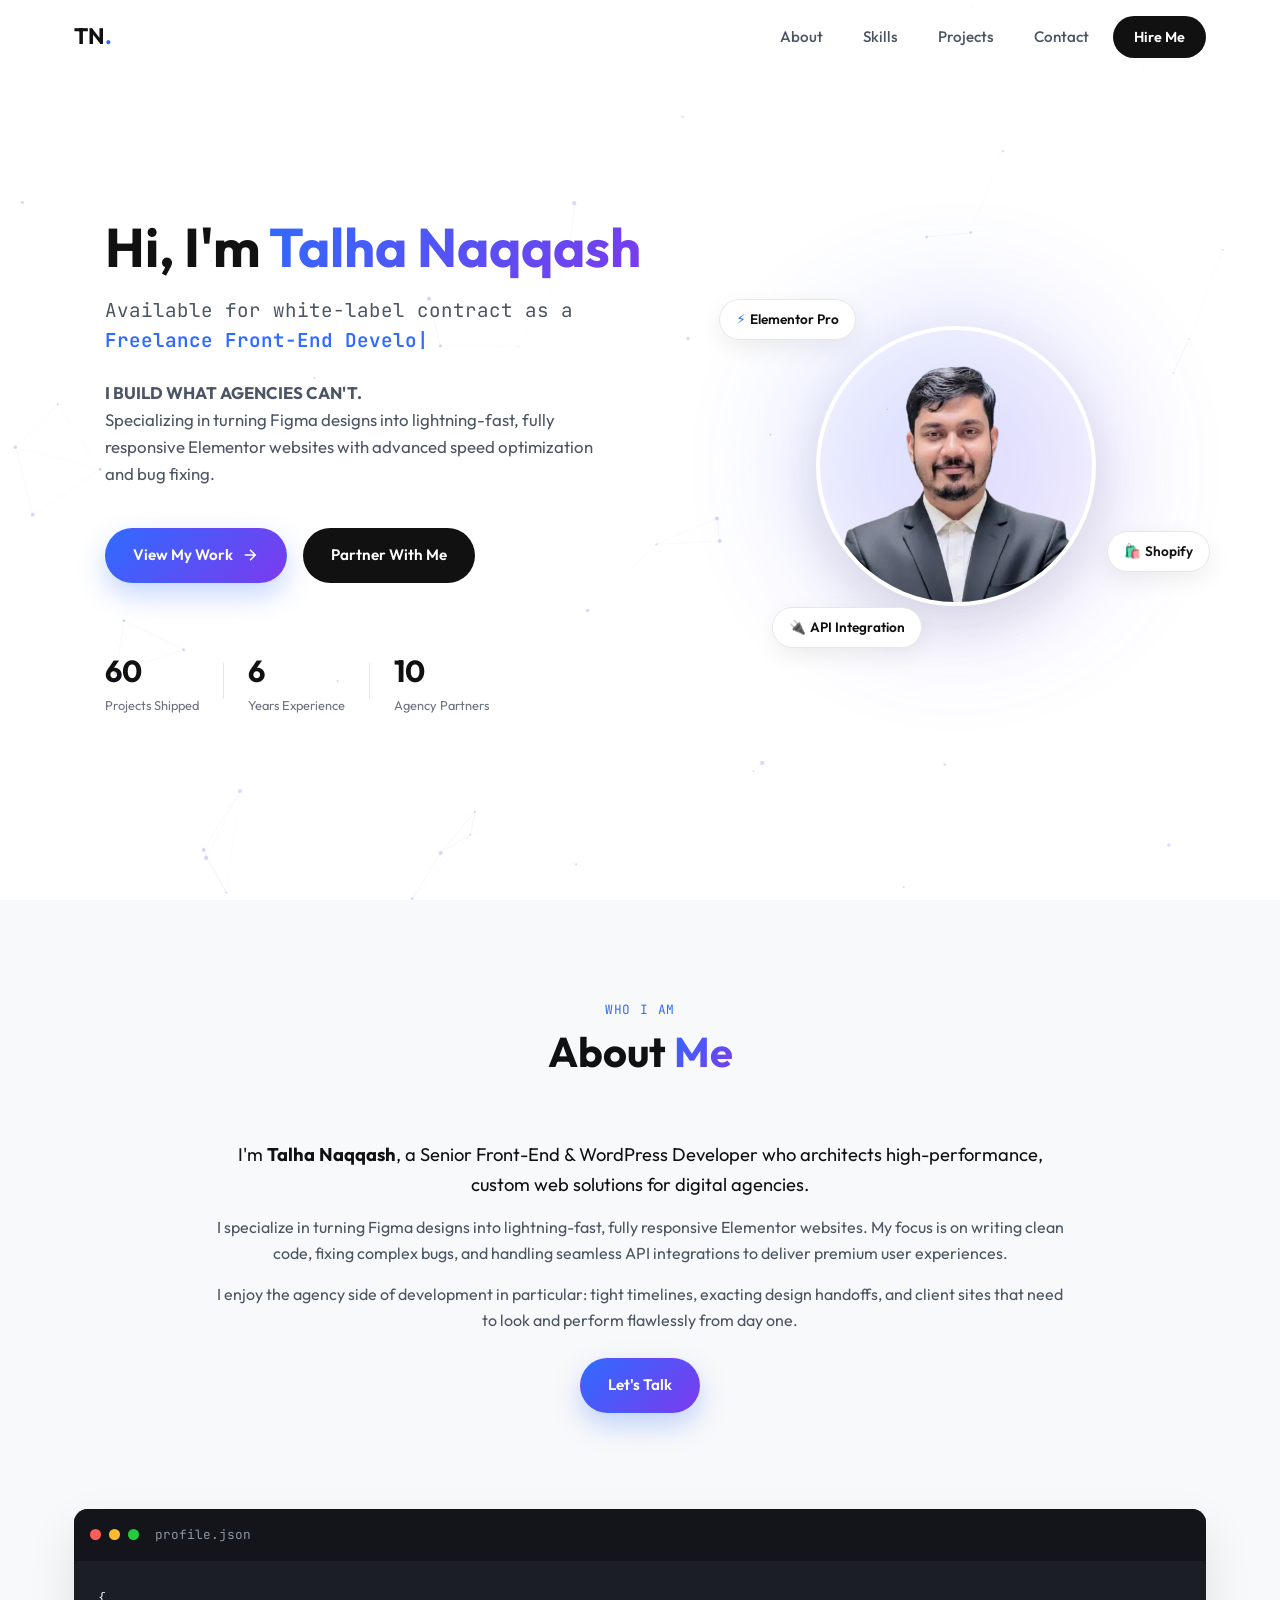
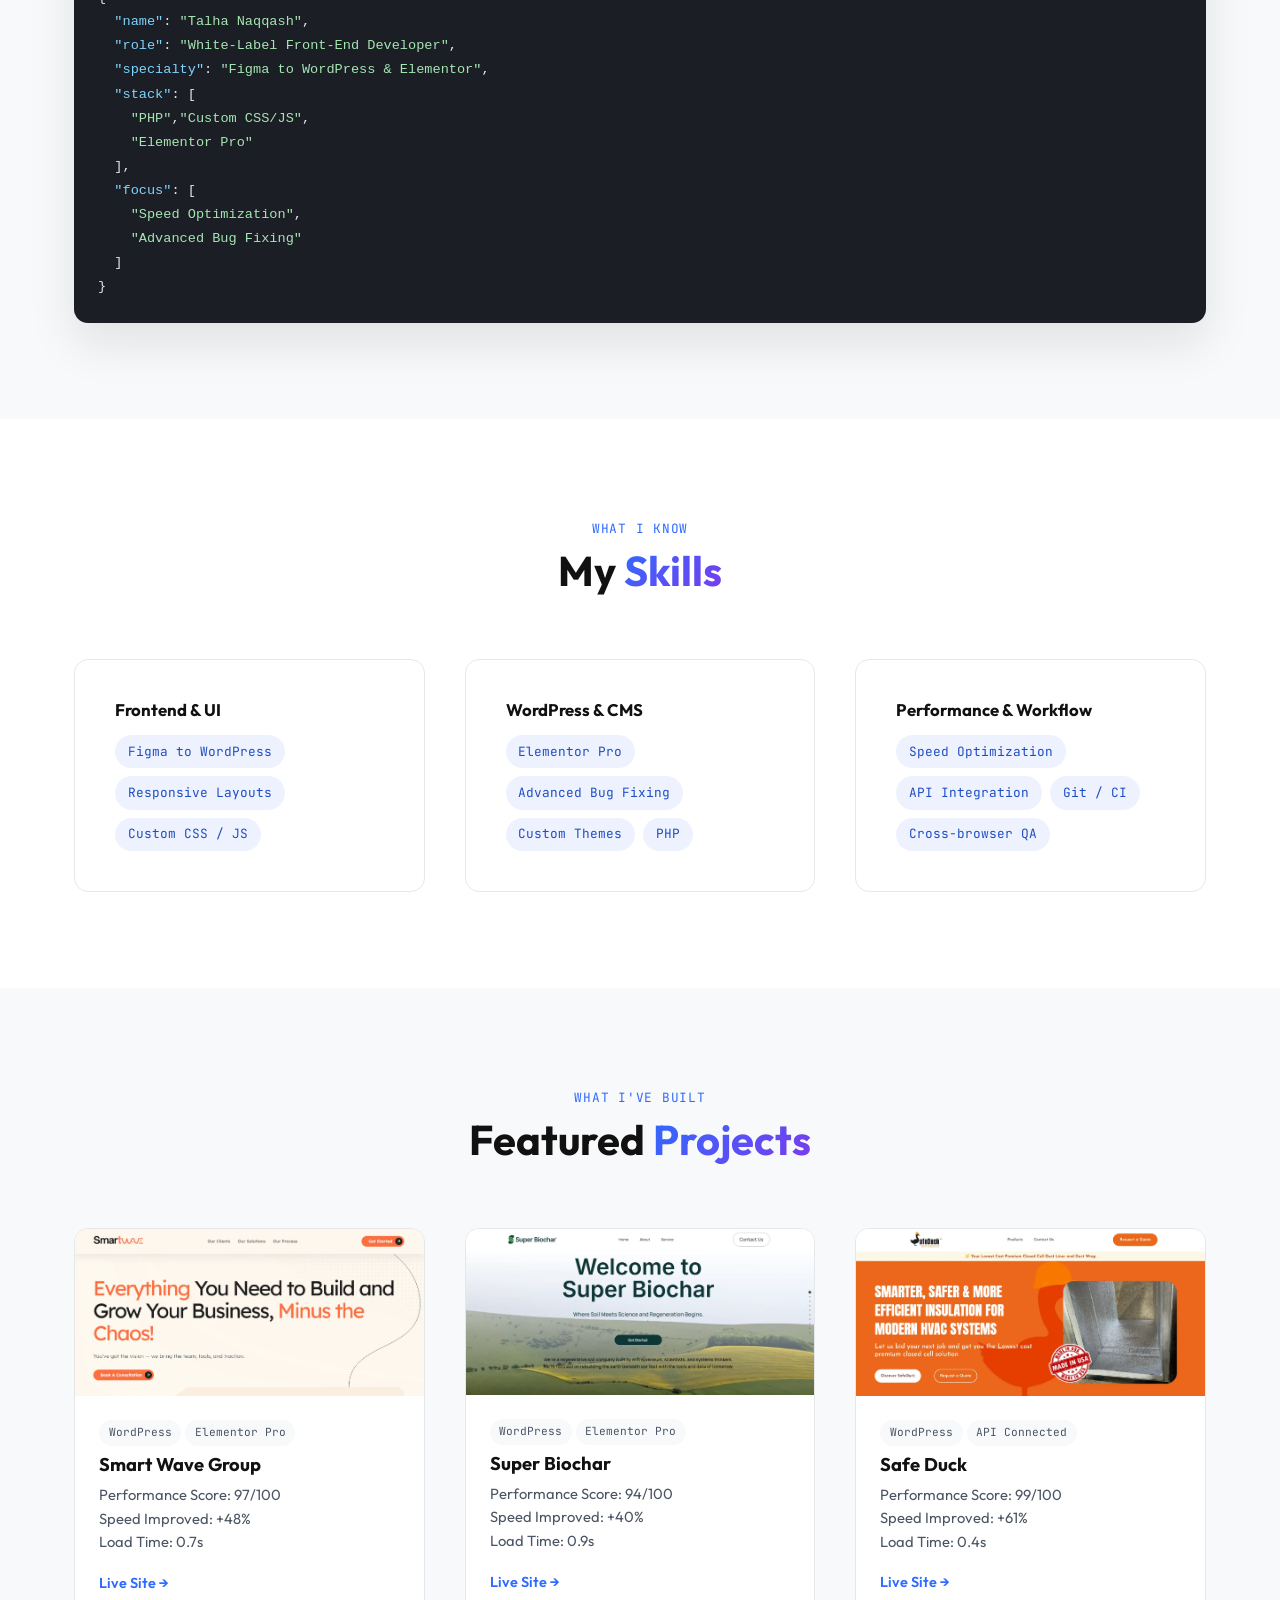
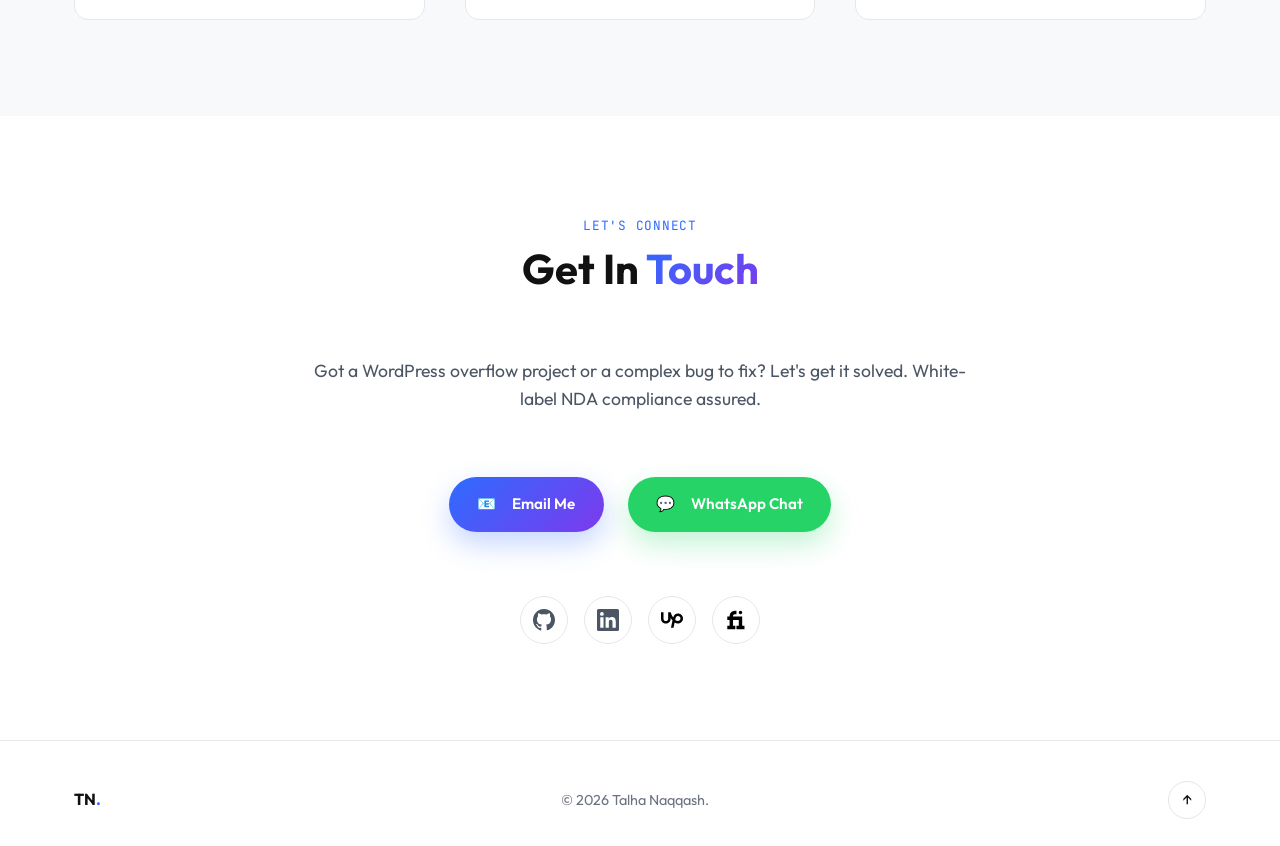
<file: index.html>
<!DOCTYPE html>
<html lang="en">
<head>
  <meta charset="UTF-8" />
  <meta name="viewport" content="width=device-width, initial-scale=1.0" />
  <title>Talha Naqqash — White-Label Front-End Developer</title>
  <meta name="description" content="Talha Naqqash is a White-Label Front-End Developer specializing in turning Figma designs into lightning-fast, fully responsive Elementor websites. Expert in speed optimization and advanced bug fixing." />
  <meta name="keywords" content="Talha Naqqash, Front-End Developer, WordPress Developer, White Label, Elementor Pro, Speed Optimization, Bug Fixing, API Integration" />
  <meta property="og:title" content="Talha Naqqash — White-Label Front-End Developer" />
  <meta property="og:description" content="I build what agencies can't. Specialized in custom Elementor builds, speed optimization, and advanced bug fixing." />
  <meta property="og:type" content="website" />

  <!-- Fonts: Outfit (display/body) + JetBrains Mono (code, typed text, tags) -->
  <link rel="preconnect" href="https://fonts.googleapis.com" />
  <link rel="preconnect" href="https://fonts.gstatic.com" crossorigin />
  <link href="https://fonts.googleapis.com/css2?family=Outfit:wght@300;400;500;600;700;800&family=JetBrains+Mono:wght@400;500;600&display=swap" rel="stylesheet" />

  <style>
  /* ==========================================================================
     Talha Naqqash — Portfolio
     Light-mode design system, BEM components, vanilla CSS (no frameworks)
     ========================================================================== */

  /* ---------- 1. Design tokens ---------- */
  :root {
    /* Color: light-mode, WCAG-conscious */
    --color-bg: #ffffff;
    --color-bg-alt: #f8f9fa;
    --color-surface: #ffffff;
    --color-border: #e5e7eb;

    --color-text-primary: #111111;
    --color-text-secondary: #4b5563;   
    --color-text-muted: #6b7280;   

    --color-accent: #2F6BFF;           
    --color-accent-dark: #1f4ec2;
    --color-accent-2: #7c3aed;         
    --color-accent-light: #eef2ff;
    --color-accent-glow: rgba(47, 107, 255, 0.28);
    --color-whatsapp: #25D366;

    --gradient-accent: linear-gradient(135deg, var(--color-accent), var(--color-accent-2));

    /* Type */
    --font-display: 'Outfit', system-ui, sans-serif;
    --font-body: 'Outfit', system-ui, sans-serif;
    --font-mono: 'JetBrains Mono', 'SFMono-Regular', Menlo, monospace;

    /* Spacing scale */
    --space-3xs: 0.25rem;
    --space-2xs: 0.5rem;
    --space-xs: 0.75rem;
    --space-sm: 1rem;
    --space-md: 1.5rem;
    --space-lg: 2.5rem;
    --space-xl: 4rem;
    --space-2xl: 6rem;

    /* Radius */
    --radius-sm: 8px;
    --radius-md: 14px;
    --radius-lg: 24px;
    --radius-full: 999px;

    /* Shadow */
    --shadow-sm: 0 1px 2px rgba(17, 17, 17, 0.05);
    --shadow-md: 0 8px 24px rgba(17, 17, 17, 0.07);
    --shadow-lg: 0 20px 48px rgba(17, 17, 17, 0.10);
    --shadow-accent: 0 12px 28px var(--color-accent-glow);

    /* Motion */
    --ease-base: cubic-bezier(0.4, 0, 0.2, 1);
    --transition-fast: 0.2s var(--ease-base);
    --transition-base: 0.35s var(--ease-base);

    --container-width: 1180px;
  }

  /* ---------- 2. Reset & base ---------- */
  *, *::before, *::after { box-sizing: border-box; }
  html { scroll-behavior: smooth; }

  @media (prefers-reduced-motion: reduce) {
    html { scroll-behavior: auto; }
    *, *::before, *::after {
      animation-duration: 0.001ms !important;
      animation-iteration-count: 1 !important;
      transition-duration: 0.001ms !important;
      scroll-behavior: auto !important;
    }
  }

  body, h1, h2, h3, p, figure, blockquote, ul, ol { margin: 0; }
  ul { list-style: none; padding: 0; }
  img { max-width: 100%; display: block; }
  a { color: inherit; text-decoration: none; }
  button { font: inherit; cursor: pointer; }
  input, textarea { font: inherit; }

  body {
    font-family: var(--font-body);
    color: var(--color-text-primary);
    background: var(--color-bg);
    line-height: 1.6;
    -webkit-font-smoothing: antialiased;
    overflow-x: hidden;
  }

  h1, h2, h3 { font-family: var(--font-display); font-weight: 700; line-height: 1.15; }

  :focus-visible {
    outline: 2px solid var(--color-accent);
    outline-offset: 3px;
    border-radius: var(--radius-sm);
  }

  /* ---------- 3. Utilities ---------- */
  .u-container {
    width: 100%;
    max-width: var(--container-width);
    margin-inline: auto;
    padding-inline: var(--space-md);
  }

  .u-skip-link {
    position: absolute;
    left: -9999px;
    top: 0;
    background: var(--color-accent);
    color: #fff;
    padding: var(--space-2xs) var(--space-sm);
    border-radius: var(--radius-sm);
    z-index: 999;
  }
  .u-skip-link:focus {
    left: var(--space-sm);
    top: var(--space-sm);
  }

  .section { padding-block: var(--space-2xl); }
  .section:nth-of-type(even) { background: var(--color-bg-alt); }

  .u-reveal {
    opacity: 0;
    transform: translateY(24px);
    transition: opacity 0.7s var(--ease-base), transform 0.7s var(--ease-base);
  }
  .u-reveal.is-visible { opacity: 1; transform: translateY(0); }

  /* ---------- 4. Cursor glow ---------- */
  .cursor-glow {
    position: fixed;
    top: 0;
    left: 0;
    width: 420px;
    height: 420px;
    pointer-events: none;
    border-radius: 50%;
    background: radial-gradient(circle, var(--color-accent-glow) 0%, rgba(124, 58, 237, 0) 70%);
    filter: blur(10px);
    transform: translate(-50%, -50%);
    z-index: 0;
    opacity: 0;
    transition: opacity 0.4s ease;
    will-change: transform;
  }
  .cursor-glow.is-active { opacity: 1; }

  @media (hover: none), (prefers-reduced-motion: reduce) {
    .cursor-glow { display: none; }
  }

  /* ---------- 5. Buttons ---------- */
  .button {
    display: inline-flex;
    align-items: center;
    gap: var(--space-2xs);
    padding: 0.9rem 1.7rem;
    border-radius: var(--radius-full);
    font-weight: 600;
    font-size: 0.95rem;
    border: 1.5px solid transparent;
    transition: transform var(--transition-fast), box-shadow var(--transition-fast), background var(--transition-fast), color var(--transition-fast);
    white-space: nowrap;
  }
  .button:hover { transform: translateY(-2px); }

  .button--primary {
    background: var(--gradient-accent);
    color: #fff;
    box-shadow: var(--shadow-accent);
  }
  .button--primary:hover { box-shadow: 0 16px 34px var(--color-accent-glow); }

  .button--secondary {
    background: var(--color-text-primary);
    color: #fff;
  }
  .button--secondary:hover { background: #000; }

  .button--outline {
    background: transparent;
    border-color: var(--color-border);
    color: var(--color-text-primary);
  }
  .button--outline:hover { border-color: var(--color-accent); color: var(--color-accent); }

  .button--whatsapp {
    background: var(--color-whatsapp);
    color: #fff;
    box-shadow: 0 12px 28px rgba(37, 211, 102, 0.28);
  }
  .button--whatsapp:hover { box-shadow: 0 16px 34px rgba(37, 211, 102, 0.4); }

  .button__icon {
    width: 18px;
    height: 18px;
    transition: transform var(--transition-fast);
  }
  .button--primary:hover .button__icon { transform: translateX(3px); }

  /* ---------- 6. Header ---------- */
  .header {
    position: fixed;
    inset-inline: 0;
    top: 0;
    z-index: 100;
    background: rgba(255, 255, 255, 0.75);
    backdrop-filter: blur(12px);
    -webkit-backdrop-filter: blur(12px);
    border-bottom: 1px solid transparent;
    transition: box-shadow var(--transition-base), border-color var(--transition-base);
  }
  .header--scrolled {
    box-shadow: var(--shadow-sm);
    border-bottom-color: var(--color-border);
  }

  .header__inner {
    max-width: var(--container-width);
    margin-inline: auto;
    padding: var(--space-sm) var(--space-md);
    display: flex;
    align-items: center;
    gap: var(--space-md);
  }

  .header__logo {
    font-family: var(--font-display);
    font-weight: 700;
    font-size: 1.4rem;
    color: var(--color-text-primary);
  }
  .header__logo-dot { color: var(--color-accent); }

  .header__nav { margin-inline-start: auto; }
  .header__nav-list { display: flex; gap: var(--space-lg); }
  .header__nav-link {
    font-weight: 500;
    font-size: 0.95rem;
    color: var(--color-text-secondary);
    position: relative;
    padding-block: var(--space-3xs);
    transition: color var(--transition-fast);
  }
  .header__nav-link::after {
    content: '';
    position: absolute;
    left: 0;
    bottom: -2px;
    width: 0;
    height: 2px;
    background: var(--gradient-accent);
    transition: width var(--transition-fast);
  }
  .header__nav-link:hover { color: var(--color-text-primary); }
  .header__nav-link:hover::after,
  .header__nav-link.is-active::after { width: 100%; }
  .header__nav-link.is-active { color: var(--color-text-primary); }

  .header__cta {
    background: var(--color-text-primary);
    color: #fff;
    padding: 0.6rem 1.3rem;
    border-radius: var(--radius-full);
    font-weight: 600;
    font-size: 0.9rem;
    transition: background var(--transition-fast), transform var(--transition-fast);
  }
  .header__cta:hover { background: var(--color-accent); transform: translateY(-2px); }

  .header__hamburger {
    display: none;
    flex-direction: column;
    gap: 5px;
    background: none;
    border: none;
    padding: var(--space-2xs);
  }
  .header__hamburger-bar {
    width: 22px;
    height: 2px;
    background: var(--color-text-primary);
    border-radius: 2px;
    transition: transform var(--transition-fast), opacity var(--transition-fast);
  }
  .header__hamburger--active .header__hamburger-bar:nth-child(1) { transform: translateY(7px) rotate(45deg); }
  .header__hamburger--active .header__hamburger-bar:nth-child(2) { opacity: 0; }
  .header__hamburger--active .header__hamburger-bar:nth-child(3) { transform: translateY(-7px) rotate(-45deg); }

  /* ---------- 7. Hero ---------- */
  .hero {
    position: relative;
    min-height: 100vh;
    display: flex;
    align-items: center;
    padding-top: 6rem;
    padding-bottom: 4rem;
    overflow: hidden;
    background: var(--color-bg);
  }

  .hero__canvas {
    position: absolute;
    inset: 0;
    width: 100%;
    height: 100%;
    z-index: 0;
    opacity: 0.6;
  }

  .hero__container {
    position: relative;
    z-index: 1;
    max-width: var(--container-width);
    margin-inline: auto;
    padding-inline: var(--space-md);
    display: grid;
    grid-template-columns: 1.1fr 0.9fr;
    align-items: center;
    gap: var(--space-2xl);
  }

  .hero__greeting {
    display: inline-block;
    font-family: var(--font-mono);
    font-size: 0.85rem;
    color: var(--color-accent-dark);
    background: var(--color-accent-light);
    padding: 0.45rem 1rem;
    border-radius: var(--radius-full);
    margin-bottom: var(--space-md);
    animation: fadeInUp 0.7s var(--ease-base) both;
  }

  .hero__title {
    font-size: clamp(2.2rem, 5vw, 3.4rem);
    color: var(--color-text-primary);
    margin-bottom: var(--space-sm);
    animation: fadeInUp 0.7s var(--ease-base) 0.1s both;
  }
  .hero__title-highlight {
    background: var(--gradient-accent);
    -webkit-background-clip: text;
    background-clip: text;
    color: transparent;
  }

  .hero__role {
    font-family: var(--font-mono);
    font-size: clamp(1rem, 2vw, 1.2rem);
    color: var(--color-text-secondary);
    margin-bottom: var(--space-md);
    min-height: 1.6em;
    animation: fadeInUp 0.7s var(--ease-base) 0.2s both;
  }
  .hero__role-typed { color: var(--color-accent); font-weight: 600; }
  .hero__role-cursor {
    color: var(--color-accent);
    font-weight: 600;
    animation: blink 1s step-end infinite;
  }

  .hero__tagline {
    max-width: 46ch;
    color: var(--color-text-secondary);
    font-size: 1.05rem;
    margin-bottom: var(--space-lg);
    animation: fadeInUp 0.7s var(--ease-base) 0.3s both;
  }

  .hero__actions {
    display: flex;
    flex-wrap: wrap;
    gap: var(--space-sm);
    margin-bottom: var(--space-xl);
    animation: fadeInUp 0.7s var(--ease-base) 0.4s both;
  }

  .hero__stats {
    display: flex;
    align-items: center;
    gap: var(--space-md);
    animation: fadeInUp 0.7s var(--ease-base) 0.5s both;
  }
  .hero__stat { display: flex; flex-direction: column; }
  .hero__stat-number, .hero__stat-unit {
    font-family: var(--font-display);
    font-size: 1.9rem;
    font-weight: 700;
    color: var(--color-text-primary);
  }
  .hero__stat-unit { color: var(--color-accent); }
  .hero__stat-label {
    font-size: 0.8rem;
    color: var(--color-text-muted);
  }
  .hero__stat-divider {
    width: 1px;
    height: 36px;
    background: var(--color-border);
  }

  .hero__visual {
    position: relative;
    display: flex;
    align-items: center;
    justify-content: center;
    min-height: 380px;
    animation: fadeIn 1s var(--ease-base) 0.3s both;
  }

  .hero__photo-glow {
    position: absolute;
    width: 320px;
    height: 320px;
    border-radius: 50%;
    background: var(--gradient-accent);
    opacity: 0.18;
    filter: blur(60px);
    animation: pulseGlow 6s ease-in-out infinite;
  }
    
  .hero__photo {
    position: relative;
    width: 280px;
    height: 280px;
    border-radius: 50%;
    object-fit: cover;
    object-position: top; /* <--- This forces the crop to keep your head */
    border: 4px solid #fff;
    box-shadow: var(--shadow-lg);
  }

  .hero__photo--placeholder {
    display: flex;
    align-items: center;
    justify-content: center;
    background: var(--gradient-accent);
    color: #fff;
    font-family: var(--font-display);
    font-weight: 700;
    font-size: 4rem;
    letter-spacing: 1px;
  }

  .hero__badge {
    position: absolute;
    display: flex;
    align-items: center;
    gap: var(--space-3xs);
    background: var(--color-surface);
    border: 1px solid var(--color-border);
    padding: 0.55rem 1rem;
    border-radius: var(--radius-full);
    font-size: 0.85rem;
    font-weight: 600;
    color: var(--color-text-primary);
    box-shadow: var(--shadow-md);
    animation: float 5s ease-in-out infinite;
    animation-delay: var(--delay, 0s);
  }
  .hero__badge-icon { color: var(--color-accent); }
  .hero__badge--wp { top: 6%; left: -4%; }
  .hero__badge--js { bottom: 22%; right: -8%; }
  .hero__badge--php { bottom: 2%; left: 8%; }

  /* ---------- 8. Section heading ---------- */
  .section-heading { text-align: center; max-width: 640px; margin: 0 auto var(--space-xl); }
  .section-heading__eyebrow {
    display: inline-block;
    font-family: var(--font-mono);
    font-size: 0.8rem;
    letter-spacing: 0.06em;
    text-transform: uppercase;
    color: var(--color-accent);
    margin-bottom: var(--space-2xs);
  }
  .section-heading__title {
    font-size: clamp(1.8rem, 3.5vw, 2.6rem);
    color: var(--color-text-primary);
  }
  .section-heading__highlight {
    background: var(--gradient-accent);
    -webkit-background-clip: text;
    background-clip: text;
    color: transparent;
  }

  /* ---------- 9. About ---------- */
  .about__grid {
    display: grid;
    gap: var(--space-2xl);
    align-items: center;
  }
  .about__lead { font-size: 1.15rem; margin-bottom: var(--space-sm); }
  .about__paragraph { color: var(--color-text-secondary); margin-bottom: var(--space-sm); }
  .about__actions { display: flex; gap: var(--space-sm); margin-top: var(--space-md); flex-wrap: wrap; justify-content: center;}
   .about__text{
        min-width: 0;
    max-width: 75%;
    align-items: center;
    text-align: center;
    margin: auto;
  }
  .about__visual, 
  .code-window {
    min-width: 0; /* Forces the grid to shrink below the size of the <pre> content */
    max-width: 100%;
  }
  .code-window {
    background: #1c1e26;
    border-radius: var(--radius-md);
    overflow: hidden;
    box-shadow: var(--shadow-lg);
  }
  .code-window__header {
    display: flex;
    align-items: center;
    gap: var(--space-2xs);
    padding: var(--space-sm);
    background: #14151b;
  }
  .code-window__dot { width: 11px; height: 11px; border-radius: 50%; }
  .code-window__dot--red { background: #ff5f56; }
  .code-window__dot--yellow { background: #ffbd2e; }
  .code-window__dot--green { background: #27c93f; }
  .code-window__title {
    margin-inline-start: var(--space-2xs);
    font-family: var(--font-mono);
    font-size: 0.8rem;
    color: #8a93a3;
  }
  .code-window__body { padding: var(--space-md); overflow-x: auto; }
  .code-window__pre {
    margin: 0;
    font-family: var(--font-mono);
    font-size: 0.85rem;
    line-height: 1.7;
    color: #e5e7eb;
  }
  .code-window__key { color: #7dd3fc; }
  .code-window__value { color: #a5e5b1; }

  /* ---------- 10. Skills ---------- */
  .skills__grid {
    display: grid;
    grid-template-columns: repeat(3, 1fr);
    gap: var(--space-lg);
  }
  .skills__category {
    background: var(--color-surface);
    border: 1px solid var(--color-border);
    border-radius: var(--radius-md);
    padding: var(--space-lg);
  }
  .skills__category-title {
    font-size: 1.05rem;
    margin-bottom: var(--space-sm);
    color: var(--color-text-primary);
  }
  .skills__tag-list { display: flex; flex-wrap: wrap; gap: var(--space-2xs); }
  .skills__tag {
    font-family: var(--font-mono);
    font-size: 0.8rem;
    background: var(--color-accent-light);
    color: var(--color-accent-dark);
    padding: 0.4rem 0.8rem;
    border-radius: var(--radius-full);
    transition: transform var(--transition-fast), box-shadow var(--transition-fast);
  }
  .skills__tag:hover { transform: translateY(-2px); box-shadow: var(--shadow-sm); }

  /* ---------- 11. Projects ---------- */
  .projects__grid {
    display: grid;
    grid-template-columns: repeat(3, 1fr);
    gap: var(--space-lg);
  }
  .projects__card {
    background: var(--color-surface);
    border: 1px solid var(--color-border);
    border-radius: var(--radius-md);
    overflow: hidden;
    transition: transform var(--transition-base), box-shadow var(--transition-base);
  }
  .projects__card:hover { transform: translateY(-6px); box-shadow: var(--shadow-lg); }

  .projects__thumb {
    display: flex;
    align-items: center;
    justify-content: center;
  }
  .projects__thumb-icon { font-size: 2.4rem; }
 
  .projects__body { padding: var(--space-md); }
  .projects__tags { display: flex; flex-wrap: wrap; gap: var(--space-3xs); margin-bottom: var(--space-2xs); }
  .projects__tag {
    font-family: var(--font-mono);
    font-size: 0.7rem;
    background: var(--color-bg-alt);
    color: var(--color-text-secondary);
    padding: 0.25rem 0.6rem;
    border-radius: var(--radius-full);
  }
  .projects__title { font-size: 1.15rem; margin-bottom: var(--space-2xs); }
  .projects__desc { color: var(--color-text-secondary); font-size: 0.92rem; margin-bottom: var(--space-sm); }
  .projects__link { color: var(--color-accent); font-weight: 600; font-size: 0.9rem; }
  .projects__link:hover { text-decoration: underline; }

  /* ---------- 12. Contact (Simplified & Centered) ---------- */
  .contact__grid {
    max-width: 680px;
    margin-inline: auto;
    text-align: center;
  }
  .contact__info {
    display: flex;
    flex-direction: column;
    align-items: center;
  }
  .contact__lead {
    color: var(--color-text-secondary);
    margin-bottom: var(--space-xl);
    font-size: 1.1rem;
  }
  .contact__actions-large {
    display: flex;
    flex-wrap: wrap;
    justify-content: center;
    gap: var(--space-md);
    margin-bottom: var(--space-xl);
  }
  .contact__socials {
    display: flex;
    justify-content: center;
    gap: var(--space-sm);
  }
  .contact__social {
    width: 48px;
    height: 48px;
    display: flex;
    align-items: center;
    justify-content: center;
    border: 1px solid var(--color-border);
    border-radius: var(--radius-full);
    color: var(--color-text-secondary);
    transition: all var(--transition-fast);
  }
  .contact__social svg { width: 22px; height: 22px; }
  .contact__social:hover { 
    color: #fff; 
    background: var(--gradient-accent); 
    border-color: transparent; 
    transform: translateY(-2px); 
  }

  /* ---------- 13. Footer ---------- */
  .footer { padding-block: var(--space-lg); border-top: 1px solid var(--color-border); }
  .footer__inner {
    display: flex;
    align-items: center;
    justify-content: space-between;
    flex-wrap: wrap;
    gap: var(--space-sm);
  }
  .footer__logo { font-family: var(--font-display); font-weight: 700; }
  .footer__logo-dot { color: var(--color-accent); }
  .footer__copy { color: var(--color-text-muted); font-size: 0.9rem; }
  .footer__back-to-top {
    width: 38px;
    height: 38px;
    display: flex;
    align-items: center;
    justify-content: center;
    border: 1px solid var(--color-border);
    border-radius: 50%;
    transition: all var(--transition-fast);
  }
  .footer__back-to-top:hover { background: var(--gradient-accent); color: #fff; border-color: transparent; }

  /* ---------- 14. Keyframes ---------- */
  @keyframes fadeInUp {
    from { opacity: 0; transform: translateY(18px); }
    to { opacity: 1; transform: translateY(0); }
  }
  @keyframes fadeIn {
    from { opacity: 0; }
    to { opacity: 1; }
  }
  @keyframes blink {
    0%, 100% { opacity: 1; }
    50% { opacity: 0; }
  }
  @keyframes float {
    0%, 100% { transform: translateY(0); }
    50% { transform: translateY(-12px); }
  }
  @keyframes pulseGlow {
    0%, 100% { transform: scale(1); opacity: 0.18; }
    50% { transform: scale(1.1); opacity: 0.28; }
  }

  @media (prefers-reduced-motion: reduce) {
    .hero__badge, .hero__photo-glow, .hero__role-cursor { animation: none; }
  }

  /* ---------- 15. Responsive ---------- */
  @media (max-width: 960px) {
    .hero__container,
    .about__grid { grid-template-columns: 1fr; }

    .hero__visual { order: -1; min-height: 300px; }
    .hero__photo, .hero__photo--placeholder { width: 220px; height: 220px; font-size: 3rem; }

    .skills__grid, .projects__grid { grid-template-columns: 1fr 1fr; }
  }

   @media (max-width: 720px) {
    /* --- NEW HEADER MOBILE LAYOUT --- */
    .header__inner {
      position: relative;
    }
    .header__hamburger { 
      display: flex; 
      order: -1; /* Pushes the menu icon to the far left */
    }
    .header__logo {
      position: absolute;
      left: 50%;
      transform: translateX(-50%); /* Perfectly centers the logo */
    }
    .header__cta { 
      display: none; 
    }
    /* -------------------------------- */

    .header__nav {
      position: fixed;
      inset: 4.2rem var(--space-md) auto;
      background: var(--color-surface);
      border: 1px solid var(--color-border);
      border-radius: var(--radius-md);
      box-shadow: var(--shadow-lg);
      padding: var(--space-md);
      transform: translateY(-12px);
      opacity: 0;
      pointer-events: none;
      transition: all var(--transition-base);
    }
    
    /* ... keep the rest of your mobile CSS exactly as it is ... */

  
    .header__nav--open { transform: translateY(0); opacity: 1; pointer-events: auto; }
    .header__nav-list { flex-direction: column; gap: var(--space-sm); text-align: center; }
    

    .hero__stats { flex-wrap: wrap; }
    .skills__grid, .projects__grid { grid-template-columns: 1fr; }
    .hero__badge { position: static; display: inline-flex; margin: var(--space-3xs); animation: none; }
    .hero__visual { flex-wrap: wrap; gap: var(--space-2xs); }
  

      /* --- MOBILE OVERFLOW FIX --- */
  html, body {
    overflow-x: hidden;
    max-width: 100vw;
  }

  .about__text,
  .about__visual, 
  .code-window {
    min-width: 0; /* Forces the grid to shrink below the size of the <pre> content */
    max-width: 100%;
  }
  
  .code-window__body {
    overflow-x: auto; /* Allows the code block to scroll internally without breaking the page */
  }
  /* --------------------------- */
  /* --- STRICT MOBILE OVERFLOW FIX --- */
  .about__grid {
    grid-template-columns: minmax(0, 1fr); /* Forces the grid to obey screen bounds */
  }

  .about__visual {
    width: 100%;
    min-width: 0;
  }

  .code-window__pre {
    white-space: pre-wrap; /* Forces long JSON strings to wrap on mobile */
    word-break: break-word;
  }
  
  html, body {
    overflow-x: hidden;
    width: 100%;
  }
     }
  /* ---------------------------------- */
    
    
  </style>
</head>
<body>

  <!-- Skip link for keyboard/screen-reader users -->
  <a class="u-skip-link" href="#main">Skip to main content</a>

  <!-- Ambient cursor glow (desktop only, disabled under prefers-reduced-motion) -->
  <div class="cursor-glow" id="cursorGlow" aria-hidden="true"></div>

  <!-- ================= HEADER ================= -->
  <header class="header" id="header">
    <div class="header__inner">
      <a class="header__logo" href="#hero" aria-label="Talha Naqqash — home">
        TN<span class="header__logo-dot">.</span>
      </a>

      <nav class="header__nav" id="headerNav" aria-label="Primary">
        <ul class="header__nav-list">
          <li class="header__nav-item"><a href="#about" class="header__nav-link">About</a></li>
          <li class="header__nav-item"><a href="#skills" class="header__nav-link">Skills</a></li>
          <li class="header__nav-item"><a href="#projects" class="header__nav-link">Projects</a></li>
          <li class="header__nav-item"><a href="#contact" class="header__nav-link">Contact</a></li>
        </ul>
      </nav>

      <a href="#contact" class="header__cta">Hire Me</a>

      <button class="header__hamburger" id="hamburger" aria-label="Toggle menu" aria-expanded="false" aria-controls="headerNav">
        <span class="header__hamburger-bar"></span>
        <span class="header__hamburger-bar"></span>
        <span class="header__hamburger-bar"></span>
      </button>
    </div>
  </header>

  <main id="main">
    <!-- ================= HERO ================= -->
    <section class="hero" id="hero">
      <canvas class="hero__canvas" id="particleCanvas" aria-hidden="true"></canvas>

      <div class="hero__container">
        <div class="hero__content">

          <h1 class="hero__title">
            Hi, I'm <span class="hero__title-highlight">Talha Naqqash</span>
          </h1>

          <div class="hero__role" aria-live="polite">
            <span class="hero__role-label">Available for white-label contract as a</span><br/>
            <span class="hero__role-typed" id="typedText"></span><span class="hero__role-cursor" aria-hidden="true">|</span>
          </div>

          <p class="hero__tagline">
            <strong>I BUILD WHAT AGENCIES CAN'T.</strong> <br/>
            Specializing in turning Figma designs into lightning-fast, fully responsive Elementor websites with advanced speed optimization and bug fixing.
          </p>

          <div class="hero__actions">
            <a href="#projects" class="button button--primary">
              <span>View My Work</span>
              <svg class="button__icon" viewBox="0 0 24 24" fill="none" stroke="currentColor" stroke-width="2" aria-hidden="true"><path d="M5 12h14M12 5l7 7-7 7"/></svg>
            </a>
            <a href="mailto:talhanaqqash998@gmail.com" class="button button--secondary">Partner With Me</a>
          </div>

          <div class="hero__stats">
            <div class="hero__stat">
              <span class="hero__stat-number" data-target="60">0</span><span class="hero__stat-unit"></span>
              <span class="hero__stat-label">Projects Shipped</span>
            </div>
            <div class="hero__stat-divider" aria-hidden="true"></div>
            <div class="hero__stat">
              <span class="hero__stat-number" data-target="6">0</span><span class="hero__stat-unit"></span>
              <span class="hero__stat-label">Years Experience</span>
            </div>
            <div class="hero__stat-divider" aria-hidden="true"></div>
            <div class="hero__stat">
              <span class="hero__stat-number" data-target="10">0</span><span class="hero__stat-unit"></span>
              <span class="hero__stat-label">Agency Partners</span>
            </div>
          </div>
        </div>

        <div class="hero__visual">
          <div class="hero__photo-glow" aria-hidden="true"></div>

          <!-- Updated to use your actual image -->
          <img src="Talha-Portrait.webp" alt="Talha Naqqash" class="hero__photo" />

          <div class="hero__badge hero__badge--wp" style="--delay: 0s">
            <span class="hero__badge-icon" aria-hidden="true">⚡</span> Elementor Pro
          </div>
          <div class="hero__badge hero__badge--js" style="--delay: .6s">
            <span class="hero__badge-icon" aria-hidden="true">🛍️</span> Shopify
          </div>
          <div class="hero__badge hero__badge--php" style="--delay: 1.2s">
            <span class="hero__badge-icon" aria-hidden="true">🔌</span> API Integration
          </div>
        </div>

      </div>
    </section>

    <!-- ================= ABOUT ================= -->
    <section class="section about" id="about">
      <div class="u-container">
        <div class="section-heading u-reveal">
          <span class="section-heading__eyebrow">Who I Am</span>
          <h2 class="section-heading__title">About <span class="section-heading__highlight">Me</span></h2>
        </div>

        <div class="about__grid">
          <div class="about__text u-reveal">
            <p class="about__lead">
              I'm <strong>Talha Naqqash</strong>, a Senior Front-End &amp; WordPress Developer who
              architects high-performance, custom web solutions for digital agencies.
            </p>
            <p class="about__paragraph">
              I specialize in turning Figma designs into lightning-fast, fully responsive Elementor websites. My focus is on writing clean code, fixing complex bugs, and handling seamless API integrations to deliver premium user experiences.
            </p>
            <p class="about__paragraph">
              I enjoy the agency side of development in particular: tight timelines, exacting
              design handoffs, and client sites that need to look and perform flawlessly from
              day one.
            </p>
            <div class="about__actions">
              <a href="#contact" class="button button--primary">Let's Talk</a>
              
            </div>
          </div>

          <div class="about__visual u-reveal">
            <div class="code-window">
              <div class="code-window__header">
                <span class="code-window__dot code-window__dot--red"></span>
                <span class="code-window__dot code-window__dot--yellow"></span>
                <span class="code-window__dot code-window__dot--green"></span>
                <span class="code-window__title">profile.json</span>
              </div>
              <div class="code-window__body">
<pre class="code-window__pre"><code>{
  <span class="code-window__key">"name"</span>: <span class="code-window__value">"Talha Naqqash"</span>,
  <span class="code-window__key">"role"</span>: <span class="code-window__value">"White-Label Front-End Developer"</span>,
  <span class="code-window__key">"specialty"</span>: <span class="code-window__value">"Figma to WordPress & Elementor"</span>,
  <span class="code-window__key">"stack"</span>: [
    <span class="code-window__value">"PHP"</span>,<span class="code-window__value">"Custom CSS/JS"</span>,
    <span class="code-window__value">"Elementor Pro"</span>
  ],
  <span class="code-window__key">"focus"</span>: [
    <span class="code-window__value">"Speed Optimization"</span>,
    <span class="code-window__value">"Advanced Bug Fixing"</span>
  ]
}</code></pre>
              </div>
            </div>
          </div>
        </div>
      </div>
    </section>

    <!-- ================= SKILLS ================= -->
    <section class="section skills" id="skills">
      <div class="u-container">
        <div class="section-heading u-reveal">
          <span class="section-heading__eyebrow">What I Know</span>
          <h2 class="section-heading__title">My <span class="section-heading__highlight">Skills</span></h2>
        </div>

        <div class="skills__grid">
          <div class="skills__category u-reveal">
            <h3 class="skills__category-title">Frontend &amp; UI</h3>
            <div class="skills__tag-list">
              <span class="skills__tag">Figma to WordPress</span>
              <span class="skills__tag">Responsive Layouts</span>
              <span class="skills__tag">Custom CSS / JS</span>
            </div>
          </div>

          <div class="skills__category u-reveal">
            <h3 class="skills__category-title">WordPress &amp; CMS</h3>
            <div class="skills__tag-list">
              <span class="skills__tag">Elementor Pro</span>
              <span class="skills__tag">Advanced Bug Fixing</span>
              <span class="skills__tag">Custom Themes</span>
              <span class="skills__tag">PHP</span>
            </div>
          </div>

          <div class="skills__category u-reveal">
            <h3 class="skills__category-title">Performance & Workflow</h3>
            <div class="skills__tag-list">
              <span class="skills__tag">Speed Optimization</span>
              <span class="skills__tag">API Integration</span>
              <span class="skills__tag">Git / CI</span>
              <span class="skills__tag">Cross-browser QA</span>
            </div>
          </div>
        </div>
      </div>
    </section>

    <!-- ================= PROJECTS ================= -->
    <section class="section projects" id="projects">
      <div class="u-container">
        <div class="section-heading u-reveal">
          <span class="section-heading__eyebrow">What I've Built</span>
          <h2 class="section-heading__title">Featured <span class="section-heading__highlight">Projects</span></h2>
        </div>

        <div class="projects__grid">
          <article class="projects__card u-reveal">
            <div class="projects__thumb projects__thumb--one" aria-hidden="true">
              <span class="projects__thumb-icon"><img src="Smart Wave Group.webp" alt="Smart Wave Group" /></span>
            </div>
            <div class="projects__body">
              <div class="projects__tags">
                <span class="projects__tag">WordPress</span>
                <span class="projects__tag">Elementor Pro</span>
              </div>
              <h3 class="projects__title">Smart Wave Group</h3>
              <p class="projects__desc">Performance Score: 97/100<br/>Speed Improved: +48%<br/>Load Time: 0.7s</p>
              <a href="https://smartwavegroup.com.au/" target="_blank" rel="noopener noreferrer" class="projects__link">Live Site →</a>
            </div>
          </article>

          <article class="projects__card u-reveal">
            <div class="projects__thumb projects__thumb--two" aria-hidden="true">
              <span class="projects__thumb-icon"><img src="Cyan.webp" alt="Super Biochar" /></span>
            </div>
            <div class="projects__body">
              <div class="projects__tags">
                <span class="projects__tag">WordPress</span>
                <span class="projects__tag">Elementor Pro</span>
              </div>
              <h3 class="projects__title">Super Biochar</h3>
              <p class="projects__desc">Performance Score: 94/100<br/>Speed Improved: +40%<br/>Load Time: 0.9s</p>
              <a href="https://cyan-baboon-493148.hostingersite.com/" target="_blank" rel="noopener noreferrer" class="projects__link">Live Site →</a>
            </div>
          </article>

          <article class="projects__card u-reveal">
            <div class="projects__thumb projects__thumb--three" aria-hidden="true">
              <span class="projects__thumb-icon"><img src="My Safe Duck.webp" alt="My Safe Duck" /></span>
            </div>
            <div class="projects__body">
              <div class="projects__tags">
                <span class="projects__tag">WordPress</span>
                <span class="projects__tag">API Connected</span>
              </div>
              <h3 class="projects__title">Safe Duck</h3>
              <p class="projects__desc">Performance Score: 99/100<br/>Speed Improved: +61%<br/>Load Time: 0.4s</p>
              <a href="https://mysafeduck.com/" target="_blank" rel="noopener noreferrer" class="projects__link">Live Site →</a>
            </div>
          </article>
        </div>
      </div>
    </section>

    <!-- ================= CONTACT ================= -->
    <section class="section contact" id="contact">
      <div class="u-container">
        <div class="section-heading u-reveal">
          <span class="section-heading__eyebrow">Let's Connect</span>
          <h2 class="section-heading__title">Get In <span class="section-heading__highlight">Touch</span></h2>
        </div>

        <div class="contact__grid">
          <div class="contact__info u-reveal">
            <p class="contact__lead">
              Got a WordPress overflow project or a complex bug to fix? Let's get it solved. White-label NDA compliance assured.
            </p>

            <div class="contact__actions-large">
              <a href="mailto:talhanaqqash998@gmail.com" class="button button--primary">
                <span aria-hidden="true" style="margin-right: 8px;">📧</span> Email Me
              </a>
              <a href="https://wa.me/923126311998" target="_blank" rel="noopener noreferrer" class="button button--whatsapp">
                <span aria-hidden="true" style="margin-right: 8px;">💬</span> WhatsApp Chat
              </a>
            </div>

            <div class="contact__socials">
              <!-- GitHub -->
              <a href="https://github.com/Talha-Naqqash" class="contact__social" aria-label="GitHub">
              <svg viewBox="0 0 24 24" fill="currentColor" aria-hidden="true"><path d="M12 0C5.37 0 0 5.37 0 12c0 5.3 3.44 9.8 8.21 11.39.6.11.79-.26.79-.58v-2.23c-3.34.72-4.04-1.61-4.04-1.61-.55-1.39-1.34-1.76-1.34-1.76-1.09-.75.08-.73.08-.73 1.2.09 1.84 1.24 1.84 1.24 1.07 1.83 2.81 1.3 3.49 1 .11-.78.42-1.3.76-1.6-2.67-.3-5.47-1.33-5.47-5.93 0-1.31.47-2.38 1.24-3.22-.13-.3-.54-1.52.12-3.18 0 0 1-.32 3.3 1.23.96-.27 1.98-.4 3-.4 1.02 0 2.04.13 3 .4 2.3-1.55 3.3-1.23 3.3-1.23.66 1.66.25 2.88.12 3.18.77.84 1.24 1.91 1.24 3.22 0 4.61-2.81 5.62-5.49 5.92.43.37.81 1.1.81 2.22v3.29c0 .32.19.7.8.58C20.56 21.8 24 17.3 24 12c0-6.63-5.37-12-12-12Z"/></svg>
              </a>
  
              <!-- LinkedIn -->
              <a href="https://www.linkedin.com/in/talhanaqqash-dev/" class="contact__social" aria-label="LinkedIn">
              <svg viewBox="0 0 24 24" fill="currentColor" aria-hidden="true"><path d="M20.45 20.45h-3.55v-5.57c0-1.33-.02-3.03-1.85-3.03-1.86 0-2.14 1.45-2.14 2.94v5.66H9.36V9h3.41v1.56h.05c.48-.9 1.64-1.85 3.38-1.85 3.61 0 4.28 2.38 4.28 5.47v6.27ZM5.34 7.43a2.06 2.06 0 1 1 0-4.12 2.06 2.06 0 0 1 0 4.12ZM7.12 20.45H3.56V9h3.56v11.45ZM22.22 0H1.77C.8 0 0 .78 0 1.75v20.5C0 23.22.8 24 1.77 24h20.45c.98 0 1.78-.78 1.78-1.75V1.75C24 .78 23.2 0 22.22 0Z"/></svg>
              </a>
    
              <!-- Upwork -->
              <a href="https://upwork.com/freelancers/talhanaqqash2" class="contact__social" aria-label="Upwork">
              <svg fill="#000000" viewBox="0 0 24 24" role="img" xmlns="http://www.w3.org/2000/svg"><g id="SVGRepo_bgCarrier" stroke-width="0"></g><g id="SVGRepo_tracerCarrier" stroke-linecap="round" stroke-linejoin="round"></g><g id="SVGRepo_iconCarrier"><title>Upwork icon</title><path d="M18.561 13.158c-1.102 0-2.135-.467-3.074-1.227l.228-1.076.008-.042c.207-1.143.849-3.06 2.839-3.06 1.492 0 2.703 1.212 2.703 2.703-.001 1.489-1.212 2.702-2.704 2.702zm0-8.14c-2.539 0-4.51 1.649-5.31 4.366-1.22-1.834-2.148-4.036-2.687-5.892H7.828v7.112c-.002 1.406-1.141 2.546-2.547 2.548-1.405-.002-2.543-1.143-2.545-2.548V3.492H0v7.112c0 2.914 2.37 5.303 5.281 5.303 2.913 0 5.283-2.389 5.283-5.303v-1.19c.529 1.107 1.182 2.229 1.974 3.221l-1.673 7.873h2.797l1.213-5.71c1.063.679 2.285 1.109 3.686 1.109 3 0 5.439-2.452 5.439-5.45 0-3-2.439-5.439-5.439-5.439z"></path></g></svg>
              </a>
  
              <!-- Fiverr -->
              <a href="https://www.fiverr.com/web_maestroo" class="contact__social" aria-label="Fiverr">
              <svg fill="#000000" viewBox="-2.5 -2 24 24" xmlns="http://www.w3.org/2000/svg" preserveAspectRatio="xMinYMin" class="jam jam-fiverr"><g id="SVGRepo_bgCarrier" stroke-width="0"></g><g id="SVGRepo_tracerCarrier" stroke-linecap="round" stroke-linejoin="round"></g><g id="SVGRepo_iconCarrier"><path d="M16.25 16.25v-10h-10v-.625c0-1.034.841-1.875 1.875-1.875H10V0H8.125A5.632 5.632 0 0 0 2.5 5.625v.625H0V10h2.5v6.25H0V20h8.75v-3.75h-2.5V10h6.285v6.25H10V20h8.75v-3.75h-2.5z"></path><circle cx="14.375" cy="1.875" r="1.875"></circle></g></svg>
              </a>
            </div>
          </div>
        </div>
      </div>
    </section>
  </main>

  <!-- ================= FOOTER ================= -->
  <footer class="footer">
    <div class="u-container footer__inner">
      <a class="footer__logo" href="#hero">TN<span class="footer__logo-dot">.</span></a>
      <p class="footer__copy">© <span id="footerYear"></span> Talha Naqqash.</p>
      <a class="footer__back-to-top" href="#hero" aria-label="Back to top">↑</a>
    </div>
  </footer>

  <script>
  /* ==========================================================================
     Talha Naqqash — Portfolio
     Vanilla ES6+ JS. No jQuery, no dependencies.
     ========================================================================== */

  (() => {
    'use strict';

    const prefersReducedMotion = window.matchMedia('(prefers-reduced-motion: reduce)').matches;

    document.addEventListener('DOMContentLoaded', () => {
      initHeaderScroll();
      initMobileMenu();
      initActiveNavLink();
      initTypewriter();
      initStatCounters();
      initRevealOnScroll();
      initCursorGlow();
      initParticleField();
      initFooterYear();
    });

    /* ---------- Sticky header: shadow state on scroll ---------- */
    function initHeaderScroll() {
      const header = document.getElementById('header');
      if (!header) return;

      const toggle = () => {
        header.classList.toggle('header--scrolled', window.scrollY > 24);
      };
      toggle();
      window.addEventListener('scroll', toggle, { passive: true });
    }

    /* ---------- Mobile hamburger menu ---------- */
    function initMobileMenu() {
      const hamburger = document.getElementById('hamburger');
      const nav = document.getElementById('headerNav');
      if (!hamburger || !nav) return;

      const closeMenu = () => {
        nav.classList.remove('header__nav--open');
        hamburger.classList.remove('header__hamburger--active');
        hamburger.setAttribute('aria-expanded', 'false');
      };

      hamburger.addEventListener('click', () => {
        const isOpen = nav.classList.toggle('header__nav--open');
        hamburger.classList.toggle('header__hamburger--active', isOpen);
        hamburger.setAttribute('aria-expanded', String(isOpen));
      });

      // Close on link click (mobile UX)
      nav.querySelectorAll('a').forEach((link) => link.addEventListener('click', closeMenu));

      // Close on outside click
      document.addEventListener('click', (event) => {
        if (!nav.contains(event.target) && !hamburger.contains(event.target)) closeMenu();
      });

      // Close on Escape
      document.addEventListener('keydown', (event) => {
        if (event.key === 'Escape') closeMenu();
      });
    }

    /* ---------- Active nav link highlighting while scrolling ---------- */
    function initActiveNavLink() {
      const sections = document.querySelectorAll('main section[id]');
      const links = document.querySelectorAll('.header__nav-link');
      if (!sections.length || !links.length) return;

      const observer = new IntersectionObserver(
        (entries) => {
          entries.forEach((entry) => {
            if (!entry.isIntersecting) return;
            const id = entry.target.getAttribute('id');
            links.forEach((link) => {
              link.classList.toggle('is-active', link.getAttribute('href') === `#${id}`);
            });
          });
        },
        { rootMargin: '-40% 0px -55% 0px' }
      );

      sections.forEach((section) => observer.observe(section));
    }

    /* ---------- Typewriter effect for rotating role text ---------- */
    function initTypewriter() {
      const el = document.getElementById('typedText');
      if (!el) return;

      const roles = [
        'Freelance Front-End Developer',
        'Shopify Developer',
        'Elementor Pro Expert',
        'Speed Optimization Specialist',
        'Bug Fixing Specialist',
      ];

      if (prefersReducedMotion) {
        el.textContent = roles[0];
        return;
      }

      let roleIndex = 0;
      let charIndex = 0;
      let isDeleting = false;

      const TYPE_SPEED = 65;
      const DELETE_SPEED = 35;
      const PAUSE_AFTER_TYPE = 1800;
      const PAUSE_AFTER_DELETE = 300;

      const tick = () => {
        const currentRole = roles[roleIndex];

        if (!isDeleting) {
          charIndex++;
          el.textContent = currentRole.slice(0, charIndex);
          if (charIndex === currentRole.length) {
            isDeleting = true;
            setTimeout(tick, PAUSE_AFTER_TYPE);
            return;
          }
          setTimeout(tick, TYPE_SPEED);
        } else {
          charIndex--;
          el.textContent = currentRole.slice(0, charIndex);
          if (charIndex === 0) {
            isDeleting = false;
            roleIndex = (roleIndex + 1) % roles.length;
            setTimeout(tick, PAUSE_AFTER_DELETE);
            return;
          }
          setTimeout(tick, DELETE_SPEED);
        }
      };

      tick();
    }

    /* ---------- Animated stat counters (count up once, on scroll into view) ---------- */
    function initStatCounters() {
      const counters = document.querySelectorAll('.hero__stat-number');
      if (!counters.length) return;

      const animateCounter = (el) => {
        const target = parseInt(el.dataset.target, 10) || 0;

        if (prefersReducedMotion) {
          el.textContent = target;
          return;
        }

        const duration = 1400;
        const start = performance.now();

        const step = (now) => {
          const progress = Math.min((now - start) / duration, 1);
          const eased = 1 - Math.pow(1 - progress, 3); // ease-out cubic
          el.textContent = Math.round(eased * target);
          if (progress < 1) requestAnimationFrame(step);
        };

        requestAnimationFrame(step);
      };

      const observer = new IntersectionObserver(
        (entries, obs) => {
          entries.forEach((entry) => {
            if (entry.isIntersecting) {
              animateCounter(entry.target);
              obs.unobserve(entry.target);
            }
          });
        },
        { threshold: 0.6 }
      );

      counters.forEach((counter) => observer.observe(counter));
    }

    /* ---------- Generic scroll-reveal for section content ---------- */
    function initRevealOnScroll() {
      const items = document.querySelectorAll('.u-reveal');
      if (!items.length) return;

      if (prefersReducedMotion) {
        items.forEach((item) => item.classList.add('is-visible'));
        return;
      }

      const observer = new IntersectionObserver(
        (entries, obs) => {
          entries.forEach((entry) => {
            if (entry.isIntersecting) {
              entry.target.classList.add('is-visible');
              obs.unobserve(entry.target);
            }
          });
        },
        { threshold: 0.15 }
      );

      items.forEach((item) => observer.observe(item));
    }

    /* ---------- Ambient cursor glow that follows the pointer ---------- */
    function initCursorGlow() {
      const glow = document.getElementById('cursorGlow');
      if (!glow || prefersReducedMotion) return;
      if (window.matchMedia('(hover: none)').matches) return; // skip on touch devices

      let targetX = window.innerWidth / 2;
      let targetY = window.innerHeight / 2;
      let currentX = targetX;
      let currentY = targetY;
      let active = false;

      window.addEventListener('mousemove', (event) => {
        targetX = event.clientX;
        targetY = event.clientY;
        if (!active) {
          active = true;
          glow.classList.add('is-active');
        }
      });

      document.addEventListener('mouseleave', () => glow.classList.remove('is-active'));

      const render = () => {
        // Smooth trailing motion
        currentX += (targetX - currentX) * 0.12;
        currentY += (targetY - currentY) * 0.12;
        glow.style.transform = `translate(${currentX}px, ${currentY}px) translate(-50%, -50%)`;
        requestAnimationFrame(render);
      };

      requestAnimationFrame(render);
    }

    /* ---------- Lightweight particle constellation field in the hero ---------- */
    function initParticleField() {
      const canvas = document.getElementById('particleCanvas');
      if (!canvas || prefersReducedMotion) return;

      const ctx = canvas.getContext('2d');
      const hero = canvas.closest('.hero');
      let width, height, particles;
      let animationId;

      const PARTICLE_COLOR = '79, 70, 229'; // matches --color-accent (indigo)
      const LINK_DISTANCE = 130;

      const particleCount = () => (window.innerWidth < 720 ? 26 : 55);

      const resize = () => {
        width = canvas.width = hero.offsetWidth;
        height = canvas.height = hero.offsetHeight;
      };

      const createParticles = () => {
        particles = Array.from({ length: particleCount() }, () => ({
          x: Math.random() * width,
          y: Math.random() * height,
          vx: (Math.random() - 0.5) * 0.35,
          vy: (Math.random() - 0.5) * 0.35,
          r: Math.random() * 1.6 + 0.6,
        }));
      };

      const draw = () => {
        ctx.clearRect(0, 0, width, height);

        particles.forEach((p) => {
          p.x += p.vx;
          p.y += p.vy;

          if (p.x < 0 || p.x > width) p.vx *= -1;
          if (p.y < 0 || p.y > height) p.vy *= -1;

          ctx.beginPath();
          ctx.arc(p.x, p.y, p.r, 0, Math.PI * 2);
          ctx.fillStyle = `rgba(${PARTICLE_COLOR}, 0.35)`;
          ctx.fill();
        });

        for (let i = 0; i < particles.length; i++) {
          for (let j = i + 1; j < particles.length; j++) {
            const dx = particles[i].x - particles[j].x;
            const dy = particles[i].y - particles[j].y;
            const dist = Math.sqrt(dx * dx + dy * dy);
            if (dist < LINK_DISTANCE) {
              ctx.beginPath();
              ctx.moveTo(particles[i].x, particles[i].y);
              ctx.lineTo(particles[j].x, particles[j].y);
              ctx.strokeStyle = `rgba(${PARTICLE_COLOR}, ${0.12 * (1 - dist / LINK_DISTANCE)})`;
              ctx.lineWidth = 1;
              ctx.stroke();
            }
          }
        }

        animationId = requestAnimationFrame(draw);
      };

      resize();
      createParticles();
      draw();

      window.addEventListener('resize', () => {
        resize();
        createParticles();
      });

      // Pause the animation when the tab isn't visible to save CPU/battery
      document.addEventListener('visibilitychange', () => {
        if (document.hidden) {
          cancelAnimationFrame(animationId);
        } else {
          draw();
        }
      });
    }

    /* ---------- Footer year ---------- */
    function initFooterYear() {
      const el = document.getElementById('footerYear');
      if (el) el.textContent = new Date().getFullYear();
    }
  })();
  </script>
</body>
</html>
</file>
